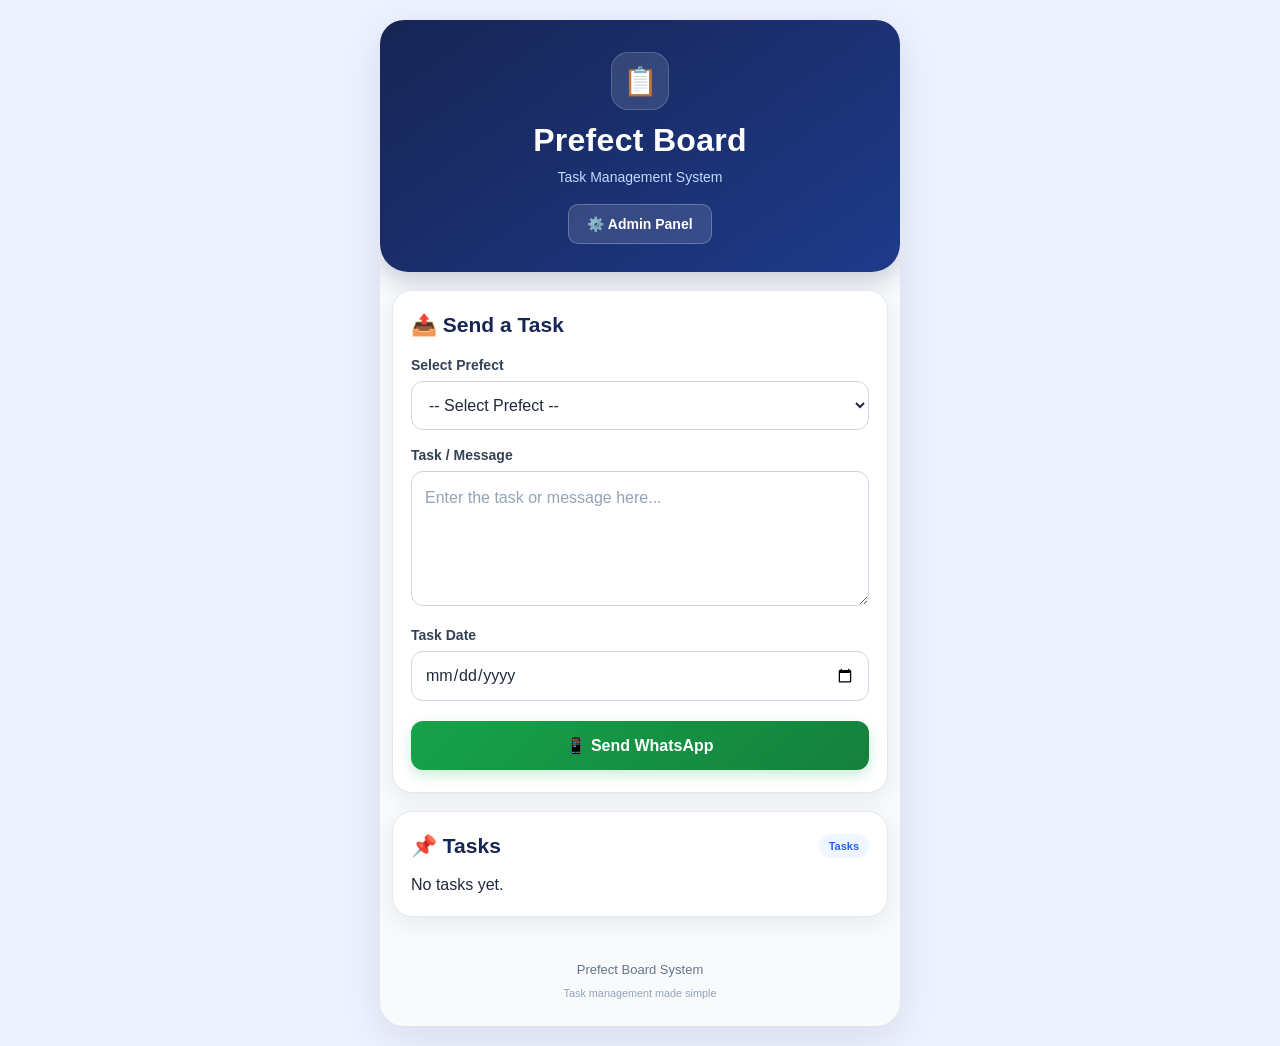
<file: index.html>
<!DOCTYPE html>
<html lang="en">

<head>
    <meta charset="UTF-8">

    <meta
        name="viewport"
        content="width=device-width, initial-scale=1.0, maximum-scale=1.0, user-scalable=no"
    >

    <meta name="theme-color" content="#172554">

    <title>Prefect Board</title>

    <link rel="stylesheet" href="style.css">
</head>

<body>

    <div class="app">

        <!-- HEADER -->
        <header>

            <div class="header-icon">
                📋
            </div>

            <h1>Prefect Board</h1>

            <p>
                Task Management System
            </p>

            <a href="admin.html" class="admin-link">
                ⚙️ Admin Panel
            </a>

        </header>


        <!-- SEND TASK -->
        <main class="card">

            <h2>📤 Send a Task</h2>

            <label for="prefectSelect">
                Select Prefect
            </label>

            <select id="prefectSelect">

                <option value="">
                    -- Select Prefect --
                </option>

            </select>


            <label for="taskMessage">
                Task / Message
            </label>

            <textarea
                id="taskMessage"
                placeholder="Enter the task or message here..."
            ></textarea>


            <label for="taskDate">
                Task Date
            </label>

            <input
                type="date"
                id="taskDate"
            >


            <button
                type="button"
                onclick="sendWhatsApp()"
            >
                📱 Send WhatsApp
            </button>

        </main>


        <!-- TASKS -->
        <main class="card">

            <div class="section-title">

                <h2>📌 Tasks</h2>

                <span class="task-count">
                    Tasks
                </span>

            </div>

            <div id="taskList"></div>

        </main>


        <!-- FOOTER -->
        <footer>

            <p>
                Prefect Board System
            </p>

            <small>
                Task management made simple
            </small>

        </footer>

    </div>


    <script src="script.js"></script>

</body>

</html>
</file>
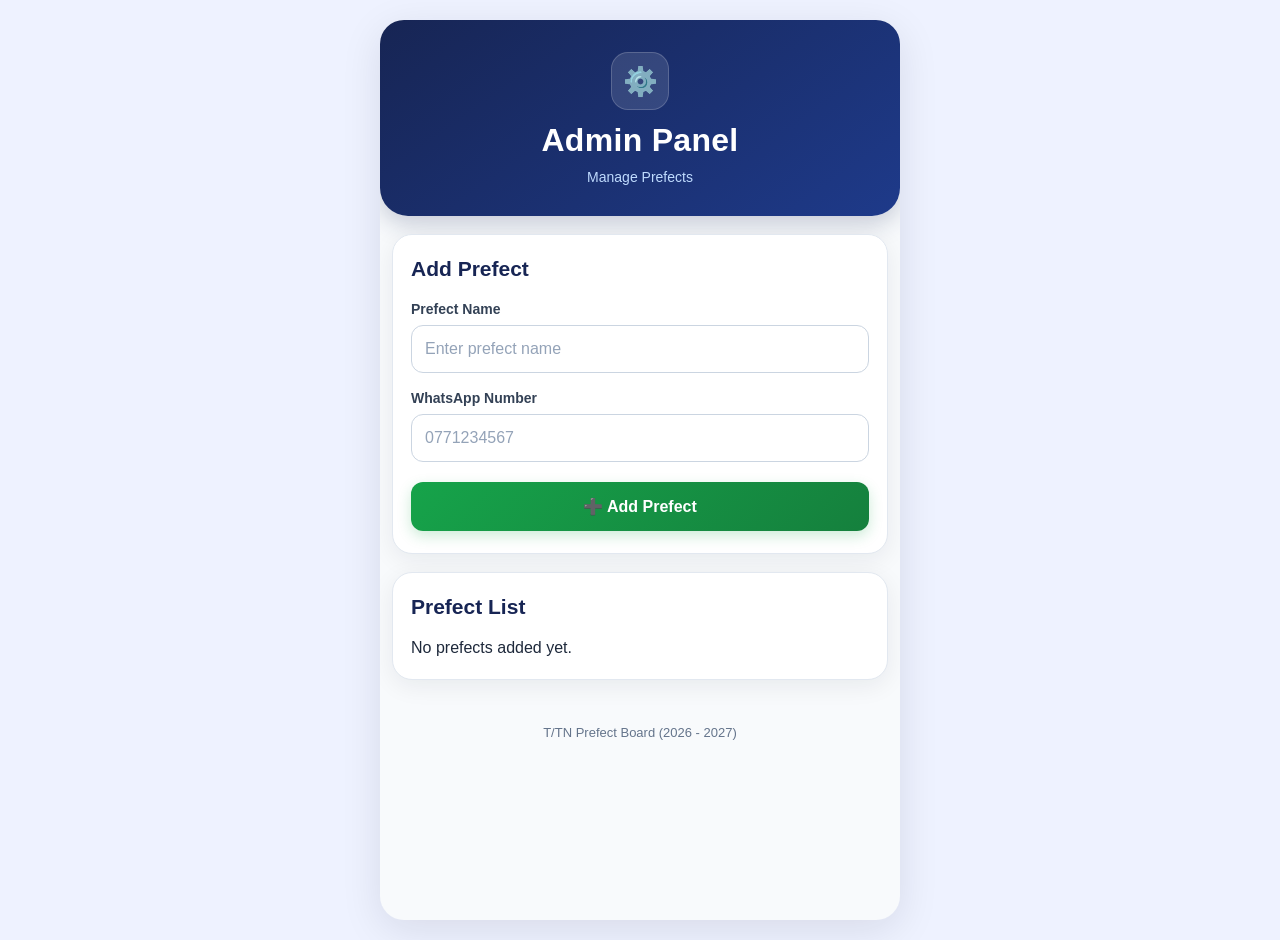
<file: admin.html>
<!DOCTYPE html><html lang="en"><head>
    <meta charset="UTF-8">
    <meta name="viewport" content="width=device-width, initial-scale=1.0"><title>Admin - Prefect Board</title>

<link rel="stylesheet" href="style.css">

</head><body><div class="app"><header>
    <div class="header-icon">⚙️</div>
    <h1>Admin Panel</h1>
    <p>Manage Prefects</p>
</header>

<main class="card">

    <h2>Add Prefect</h2>

    <label for="prefectName">Prefect Name</label>

    <input
        type="text"
        id="prefectName"
        placeholder="Enter prefect name"
    >

    <label for="prefectNumber">WhatsApp Number</label>

    <input
        type="tel"
        id="prefectNumber"
        placeholder="0771234567"
    >

    <button id="addButton">
        ➕ Add Prefect
    </button>

</main>

<main class="card">

    <h2>Prefect List</h2>

    <div id="prefectList"></div>

</main>

<footer>
    <p>T/TN Prefect Board (2026 - 2027)</p>
</footer>

</div><script>

const prefectName =
    document.getElementById("prefectName");

const prefectNumber =
    document.getElementById("prefectNumber");

const addButton =
    document.getElementById("addButton");

const prefectList =
    document.getElementById("prefectList");


let prefects = JSON.parse(
    localStorage.getItem("prefects") || "[]"
);


function savePrefects() {

    localStorage.setItem(
        "prefects",
        JSON.stringify(prefects)
    );

}


function showPrefects() {

    prefectList.innerHTML = "";

    if (prefects.length === 0) {

        prefectList.innerHTML =
            "<p class='empty-task'>No prefects added yet.</p>";

        return;

    }


    prefects.forEach(function(prefect, index) {

        const box =
            document.createElement("div");

        box.className = "task-box";


        const name =
            document.createElement("strong");

        name.textContent =
            prefect.name;


        const number =
            document.createElement("p");

        number.textContent =
            "📱 " + prefect.whatsapp;


        const deleteButton =
            document.createElement("button");

        deleteButton.textContent =
            "🗑️ Delete";

        deleteButton.style.background =
            "#dc2626";


        deleteButton.addEventListener(
            "click",
            function() {

                if (
                    confirm(
                        "Delete this prefect?"
                    )
                ) {

                    prefects.splice(index, 1);

                    savePrefects();

                    showPrefects();

                }

            }
        );


        box.appendChild(name);

        box.appendChild(number);

        box.appendChild(deleteButton);

        prefectList.appendChild(box);

    });

}


addButton.addEventListener(
    "click",
    function() {

        const name =
            prefectName.value.trim();

        const number =
            prefectNumber.value.trim();


        if (name === "" || number === "") {

            alert(
                "Please enter name and WhatsApp number."
            );

            return;

        }


        prefects.push({

            name: name,

            whatsapp: number

        });


        savePrefects();


        prefectName.value = "";

        prefectNumber.value = "";


        showPrefects();

    }
);


showPrefects();

</script></body>
</html>
</file>
<file: style.css>
/* =========================
   PREFECT BOARD - MOBILE UI
   ========================= */

* {
    margin: 0;
    padding: 0;
    box-sizing: border-box;
    -webkit-tap-highlight-color: transparent;
}

html {
    scroll-behavior: smooth;
}

body {
    font-family: Arial, sans-serif;
    background: #eef2ff;
    color: #1e293b;
    min-height: 100vh;
    overflow-x: hidden;
}

/* Main App */
.app {
    width: 100%;
    max-width: 520px;
    margin: auto;
    min-height: 100vh;
    background: #f8fafc;
}

/* =========================
   HEADER
   ========================= */

header {
    background: linear-gradient(145deg, #172554, #1e3a8a);
    color: white;
    padding: 32px 20px 28px;
    text-align: center;
    border-radius: 0 0 28px 28px;
    box-shadow: 0 8px 25px rgba(23, 37, 84, 0.22);
}

header h1 {
    font-size: clamp(25px, 7vw, 32px);
    font-weight: 800;
    letter-spacing: 0.3px;
    margin-bottom: 8px;
}

header p {
    color: #bfdbfe;
    font-size: 14px;
    line-height: 1.5;
}

/* =========================
   CARDS
   ========================= */

.card {
    background: #ffffff;
    margin: 18px 12px;
    padding: 22px 18px;
    border-radius: 20px;
    box-shadow: 0 6px 25px rgba(15, 23, 42, 0.07);
    border: 1px solid #e2e8f0;
}

.card h2 {
    margin-bottom: 20px;
    color: #172554;
    font-size: 21px;
    font-weight: 800;
}

/* =========================
   LABELS
   ========================= */

label {
    display: block;
    margin-top: 17px;
    margin-bottom: 8px;
    font-size: 14px;
    font-weight: 700;
    color: #334155;
}

/* =========================
   INPUTS
   ========================= */

input,
select,
textarea {
    width: 100%;
    padding: 14px 13px;
    border: 1px solid #cbd5e1;
    border-radius: 12px;
    background: #ffffff;
    color: #1e293b;
    font-family: inherit;
    font-size: 16px;
    outline: none;
    transition: 0.2s ease;
    appearance: auto;
}

input::placeholder,
textarea::placeholder {
    color: #94a3b8;
}

input:focus,
select:focus,
textarea:focus {
    border-color: #2563eb;
    box-shadow: 0 0 0 3px rgba(37, 99, 235, 0.12);
}

/* =========================
   TEXTAREA
   ========================= */

textarea {
    height: 135px;
    min-height: 120px;
    resize: vertical;
    line-height: 1.5;
}

/* =========================
   BUTTONS
   ========================= */

button {
    width: 100%;
    margin-top: 20px;
    padding: 15px;
    border: none;
    border-radius: 12px;
    background: linear-gradient(135deg, #16a34a, #15803d);
    color: white;
    font-family: inherit;
    font-size: 16px;
    font-weight: 700;
    cursor: pointer;
    box-shadow: 0 5px 14px rgba(22, 163, 74, 0.22);
    transition: transform 0.15s ease, box-shadow 0.15s ease;
    touch-action: manipulation;
}

button:active {
    transform: scale(0.97);
    box-shadow: 0 2px 8px rgba(22, 163, 74, 0.18);
}

/* =========================
   ADMIN LINK
   ========================= */

.admin-link {
    display: block;
    width: fit-content;
    margin: 16px auto 0;
    padding: 11px 18px;
    background: rgba(255, 255, 255, 0.12);
    color: white;
    text-decoration: none;
    border: 1px solid rgba(255, 255, 255, 0.25);
    border-radius: 10px;
    font-size: 14px;
    font-weight: 700;
    transition: 0.2s ease;
}

.admin-link:active {
    transform: scale(0.96);
}

/* =========================
   TASK BOX
   ========================= */

.task-box {
    padding: 16px;
    margin-top: 14px;
    background: #f8fafc;
    border-radius: 14px;
    border-left: 5px solid #2563eb;
    border-top: 1px solid #e2e8f0;
    border-right: 1px solid #e2e8f0;
    border-bottom: 1px solid #e2e8f0;
}

.task-box p {
    margin-top: 7px;
    color: #475569;
    font-size: 14px;
    line-height: 1.5;
}

.task-box button {
    margin-top: 13px;
    background: linear-gradient(135deg, #16a34a, #15803d);
}

/* =========================
   FOOTER
   ========================= */

footer {
    text-align: center;
    color: #64748b;
    padding: 25px 15px;
    font-size: 13px;
    line-height: 1.5;
}

/* =========================
   SMALL PHONES
   ========================= */

@media (max-width: 360px) {

    header {
        padding: 27px 15px 24px;
    }

    header h1 {
        font-size: 24px;
    }

    .card {
        margin: 15px 9px;
        padding: 18px 14px;
        border-radius: 17px;
    }

    .card h2 {
        font-size: 19px;
    }

    input,
    select,
    textarea {
        font-size: 16px;
    }
}

/* =========================
   TABLETS / LARGE SCREENS
   ========================= */

@media (min-width: 521px) {

    body {
        padding: 20px 0;
    }

    .app {
        border-radius: 24px;
        overflow: hidden;
        box-shadow: 0 10px 40px rgba(15, 23, 42, 0.10);
    }
}

/* =========================
   EXTRA MOBILE UI
   ========================= */

.header-icon {
    width: 58px;
    height: 58px;
    margin: 0 auto 12px;
    display: flex;
    align-items: center;
    justify-content: center;
    background: rgba(255, 255, 255, 0.12);
    border: 1px solid rgba(255, 255, 255, 0.18);
    border-radius: 17px;
    font-size: 28px;
}

.section-title {
    display: flex;
    align-items: center;
    justify-content: space-between;
    gap: 10px;
    margin-bottom: 18px;
}

.section-title h2 {
    margin-bottom: 0;
}

.task-count {
    padding: 6px 10px;
    background: #eff6ff;
    color: #2563eb;
    border-radius: 20px;
    font-size: 11px;
    font-weight: bold;
    white-space: nowrap;
}

footer small {
    display: block;
    margin-top: 5px;
    color: #94a3b8;
}
</file>
